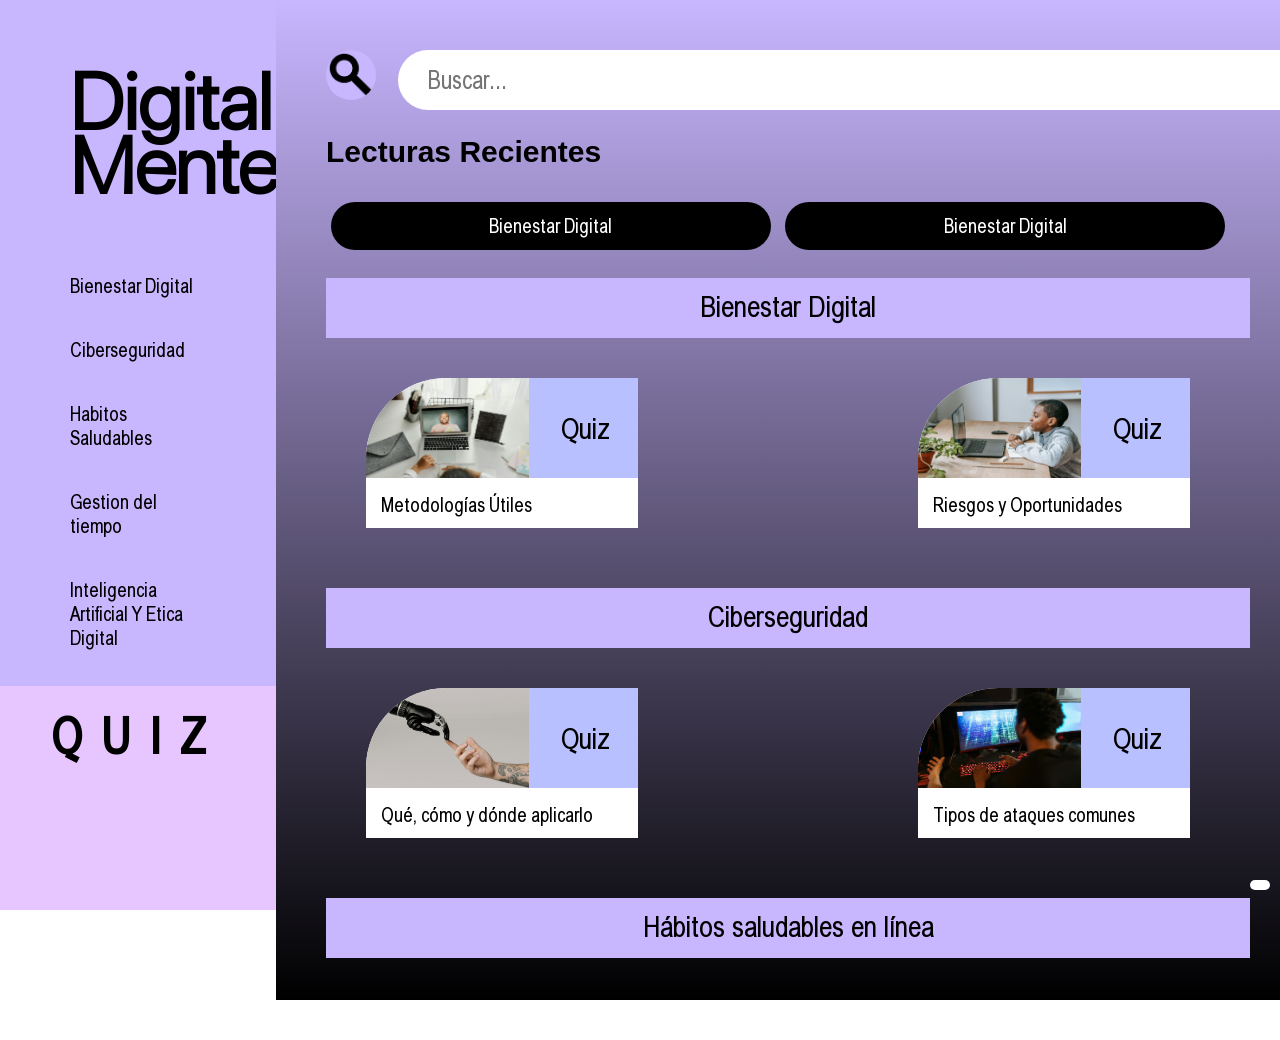
<file: index.html>
<!DOCTYPE html>
<html lang="en">

<head>
  <meta charset="UTF-8">
  <meta name="viewport" content="width=device-width, initial-scale=1.0">
  <link rel="stylesheet" href="css/menu.css">
  <link rel="stylesheet" href="css/ContMenuInicial.css">
  <script src="js/NavMenu.js"></script>
  <title>DigitalMente</title>
</head>

<body>
  <div class="BarraIzq">
    <div class="Titulo">
      <h1><a href="index.html">Digital<br>Mente</a>

      </h1>
    </div>
    <div class="Navegacion">
      <ul>
        <li><a href="Bienestar-Digital.html">Bienestar Digital</a></li>
        <li><a href="Ciberseguridad.html">Ciberseguridad</a></li>
        <li><a href="Habitos-Saludables.html">Habitos Saludables</a></li>
        <li><a href="Gestion-del-Tiempo.html">Gestion del tiempo</a></li>
        <li><a href="Inteligencia-Artificial-y-Etica-Digital.html">Inteligencia Artificial Y Etica Digital</a></li>

      </ul>
    </div>

    <div class="QuizBotton">
      <a href="#" onclick="quizAleatorio()">
        <h2>QUIZ</h2>
      </a>

    </div>

  </div>


  <div class="Cuerpo">
    <!-- barra de busqueda y botones -->
    <div class="BarraBusqueda">
      <img src="images/lupa.png" alt="" id="iconoBuscar" style="cursor:pointer;">
      <div class="vacio"></div>
      <div class="buscar">
        <input type="text" placeholder="Buscar..." id="inputBuscar">
      </div>
    </div>
    <div id="google_translate_element"></div>
    <script type="text/javascript">
      function googleTranslateElementInit() {
        new google.translate.TranslateElement(
          { pageLanguage: 'es', includedLanguages: 'en,es' },
          'google_translate_element'
        );
      }
    </script>
    <script src="//translate.google.com/translate_a/element.js?cb=googleTranslateElementInit"></script>
    <h2>Lecturas Recientes</h2>
    <div class="BotRecientes">
      <li><a href="Bienestar-Digital.html">Bienestar Digital</a></li>
      <li><a href="Bienestar-Digital.html">Bienestar Digital</a></li>
    </div>

    <!-- Banners y contenido de la pagina -->
    <!-- 1 -->
    <div class="contenido">
      <div class="TituloCont">
        <!-- Bienestar-Digital -->
        <a href="Bienestar-Digital.html">
          <p>Bienestar Digital</p>
        </a>

      </div>
      <div class="cajas">
        <div class="CajaIzq">

          <div class="BotonesIzq">
            <a href="Bienestar-Digital.html">
              <img src="images/pexels-august-de-richelieu-4261785.jpg" alt="">
            </a href="Bienestar-Digital.html">

            <a href="Bienestar-Digital.html#Quizz">
              <button>Quiz</button>
            </a>

          </div>
          <a href="Bienestar-Digital.html">
            <p>Metodologías Útiles</p>
          </a>

        </div>
        <div class="CajaIzq">

          <div class="BotonesIzq">
            <a href="Bienestar-Digital.html">
              <img src="images/pexels-katerina-holmes-5905700.jpg" alt="">
            </a>
            <a href="Bienestar-Digital.html#Quizz">
              <button>Quiz</button>
            </a>
          </div>
          <a href="Bienestar-Digital.html">
            <p>Riesgos y Oportunidades</p>
          </a>

        </div>

      </div>
    </div>
    <!-- 2 -->
    <div class="contenido">
      <div class="TituloCont">
        <!-- Ciberseguridad -->
        <a href="Ciberseguridad.html">
          <p>Ciberseguridad</p>
        </a>

      </div>
      <div class="cajas">
        <div class="CajaIzq">

          <div class="BotonesIzq">
            <a href="Ciberseguridad.html">
              <img src="images/pexels-cottonbro-6153354.jpg" alt="">
            </a>
            <a href="Ciberseguridad.html#Quizz">
              <button>Quiz</button>
            </a>
          </div>
          <a href="Ciberseguridad.html">
            <p>Qué, cómo y dónde aplicarlo</p>
          </a>

        </div>
        <div class="CajaIzq">

          <div class="BotonesIzq">
            <a href="Ciberseguridad.html">
              <img src="images/pexels-rdne-7915215.jpg" alt="">
            </a>
            <a href="Ciberseguridad.html#Quizz">
              <button>Quiz</button>
            </a>
          </div>
          <a href="Ciberseguridad.html">
            <p>Tipos de ataques comunes</p>
          </a>

        </div>

      </div>
    </div>
    <!-- 3 -->
    <div class="contenido">
      <div class="TituloCont">
        <!-- Hábitos saludables en línea -->
        <a href="Habitos-Saludables.html">
          <p>Hábitos saludables en línea</p>
        </a>

      </div>
      <div class="cajas">
        <div class="CajaIzq">

          <div class="BotonesIzq">
            <a href="Habitos-Saludables.html">
              <img src="images/pexels-moe-magners-6669025.jpg" alt="">
            </a>
            <a href="Habitos-Saludables.html#Quizz">
              <button>Quiz</button>
            </a>
          </div>
          <a href="Habitos-Saludables.html">
            <p>Hábitos en primeros semestres</p>
          </a>

        </div>
        <div class="CajaIzq">

          <div class="BotonesIzq">
            <a href="Habitos-Saludables.html">
              <img src="images/pexels-cottonbro-4325466.jpg" alt="">
            </a>
            <a href="Habitos-Saludables.html#Quizz">
              <button>Quiz</button>
            </a>
          </div>
          <a href="Habitos-Saludables.html">
            <p>Hábitos recomendados</p>
          </a>

        </div>

      </div>
    </div>
    <!-- 4 -->
    <div class="contenido">
      <div class="TituloCont">
        <!-- Gestión del tiempo -->
        <a href="Gestion-del-Tiempo.html">
          <p>Gestión del tiempo</p>
        </a>

      </div>
      <div class="cajas">
        <div class="CajaIzq">

          <div class="BotonesIzq">
            <a href="Gestion-del-Tiempo.html">
              <img src="images/pexels-eye4dtail-114738.jpg" alt="">
            </a>
            <a href="Gestion-del-Tiempo.html#Quizz">
              <button>Quiz</button>
            </a>
          </div>
          <a href="Gestion-del-Tiempo.html">
            <p>Mitos y metas</p>
          </a>

        </div>
        <div class="CajaIzq">

          <div class="BotonesIzq">
            <a href="Gestion-del-Tiempo.html">
              <img src="images/pexels-pixabay-164686.jpg" alt="">
            </a>
            <a href="Gestion-del-Tiempo.html#Quizz">
              <button>Quiz</button>
            </a>
          </div>
          <a href="Gestion-del-Tiempo.html">
            <p>Herramientas y cómo decir no con claridad</p>
          </a>

        </div>

      </div>
    </div>
    <!-- 5 -->
    <div class="contenido">
      <div class="TituloCont">
        <!-- Inteligencia Artificial y Ética Digital -->
        <a href="Inteligencia-Artificial-y-Etica-Digital.html">
          <p>Inteligencia Artificial y Ética Digital</p>
        </a>

      </div>
      <div class="cajas">
        <div class="CajaIzq">

          <div class="BotonesIzq">
            <a href="Inteligencia-Artificial-y-Etica-Digital.html">
              <img src="images/pexels-sanketgraphy-16461434.jpg" alt="">
            </a>
            <a href="Inteligencia-Artificial-y-Etica-Digital.html#Quizz">
              <button>Quiz</button>
            </a>
          </div>
          <a href="Inteligencia-Artificial-y-Etica-Digital.html">
            <p>IA y su impacto en la universidad</p>
          </a>

        </div>
        <div class="CajaIzq">

          <div class="BotonesIzq">
            <a href="Inteligencia-Artificial-y-Etica-Digital.html">
              <img src="images/pexels-googledeepmind-18069696.jpg" alt="">
            </a>
            <a href="Inteligencia-Artificial-y-Etica-Digital.html#Quizz">
              <button>Quiz</button>
            </a>
          </div>
          <a href="Inteligencia-Artificial-y-Etica-Digital.html">
            <p>Uso ético y responsable de la IA</p>
          </a>

        </div>

      </div>
    </div>
</body>

</html>
</file>
<file: css/menu.css>
/*Fuentes instaladas*/
@font-face {
    font-family: 'SF Pro';
    src: url('../fonts/sf-pro/SFProDisplay-Light.ttf') format('opentype');
}

@font-face {
    font-family: 'Babel Sans';
    src: url('../fonts/babel-sans/BabelSans.ttf') format('opentype');
}

body {
    display: flex;
    margin: 0;
    padding: 0;
    padding-bottom: 40px;
    overflow: hidden;
}

a {
    text-decoration: none;
    color: inherit;
}

.Titulo h1 {
    font-family: 'SF Pro', helvetica;
    font-size: 80px;
    line-height: 0.8;
    margin: 0;
    padding: 60px 60px 40px 60px;
    text-align: center;
}

.Navegacion ul {
    list-style-type: none;
    list-style-position: inside;
    padding: 0;
}

.BarraIzq li {
    justify-content: center;
    align-items: left;
    font-family: 'Babel Sans', helvetica;
    font-size: 20px;
    padding: 20px 60px 20px 60px;
    transition: 0.2s;
}

.BarraIzq {
    background-color: #C8B6FF;
    display: flex;
    flex-direction: column;
    height: 100vh;
    width: 20%;
    padding: 10px 10px 0px 10px;
}

.BarraIzq a {
    display: block;
    color: rgb(0, 0, 0);
    text-decoration: none;
    text-align: left;
}

.BarraIzq li:hover {
    background: #FFD6FF;
}

.QuizBotton {
    background-color: #E7C6FF;
    height: 100%;
    width: 43vh;
    align-self: center;
}

.QuizBotton h2 {
    font-family: 'Babel Sans', helvetica;
    font-size: 50px;
    text-align: center;
    justify-content: center;
    letter-spacing: 20px;
}

.QuizBotton a {
    display: block;
    width: 100%;
    height: 100%;
    text-decoration: none;
    color: inherit;
    text-align: right;
}

#google_translate_element {
    position: fixed;
    bottom: 10px;
    right: 10px;
    z-index: 9999;
    background: white;
    border-radius: 20px;
    padding: 5px 10px;
}

.buscar input {
    border: none;
    outline: none;
    font-size: 25px;
    font-family: 'Babel Sans', helvetica;
    width: 100%;
    background: transparent;
    padding: 10px 30px;
    height: 40px;
    color: #000;
}

/* Responsive */

/* TABLET */
@media (max-width: 1024px) {
    .BarraIzq {
        width: 30%;
    }

    .Titulo h1 {
        font-size: 50px;
        padding: 30px;
    }

    .BarraIzq li {
        font-size: 16px;
        padding: 15px 20px;
    }

    .QuizBotton {
        width: 100%;
    }

    .QuizBotton h2 {
        font-size: 35px;
    }
}

/* MÓVIL */
@media (max-width: 480px) {
    body {
        flex-direction: column;
        overflow: auto;
    }

    .BarraIzq {
        width: 100%;
        height: auto;
        flex-direction: row;
        flex-wrap: wrap;
        padding: 10px;
    }

    .Titulo h1 {
        font-size: 30px;
        padding: 10px;
    }

    .Navegacion ul {
        display: flex;
        flex-wrap: wrap;
        gap: 5px;
    }

    .BarraIzq li {
        font-size: 12px;
        padding: 8px 10px;
    }

    .QuizBotton {
        width: 100%;
        height: 60px;
    }

    .QuizBotton h2 {
        font-size: 25px;
        letter-spacing: 10px;
    }
}
</file>
<file: css/ContMenuInicial.css>
/*Fuentes instaladas*/
@font-face {
  font-family: 'SF Pro';
  src: url('../fonts/sf-pro/SFProDisplay-Light.ttf') format('opentype');
}

@font-face {
  font-family: 'Babel Sans';
  src: url('../fonts/babel-sans/BabelSans.ttf') format('opentype');
}

@font-face {
  font-family: 'Babel Sans Bold';
  src: url('../fonts/babel-sans/BabelSans-Bold.ttf') format('opentype');
}

.Cuerpo {
    flex: 1;
    background-color: #C8B6FF;
    background-image: linear-gradient(to top, black, #C8B6FF);
    height: calc(100vh - 50px);
    overflow-y: auto;
    margin: 0;
    padding: 50px 50px 100px 50px;
}

h2{
    font-family:'SF Pro Bold', helvetica ;
    font-size: 30px;
    line-height: 0.8;
    margin: 0;
    padding: 30px 0px 10px 0px;
}

.BarraBusqueda{
    display: grid;
    grid-template-columns: auto auto auto;
    padding: 0;
    margin: 0;
    gap: 1px;
}

.BarraBusqueda img{
    margin: 0;
    border-radius: 100%;
    height: 50px;
    width: auto;
    background-color: #C8B6FF;
}

.BarraBusqueda .vacio{
    margin: 0;
    background-color: transparent;
    width: 20px;
}

.BarraBusqueda .buscar{
    margin: 0;
    width: 1000px;
    background-color: white;
    border-radius: 60px;
}

.BarraBusqueda .buscar p {
    align-items: center;
    margin: 0;
    padding: 10px 10px 10px 30px;
    height: 20px;
    font-size: 25px;
    font-family: 'Babel Sans', helvetica;
    color: #0000003f;
}

.BotRecientes{
    display: flex;
    flex-direction: row;
    padding: 20px 0px 0px 0px;
    gap: 5px;
    list-style: none;
    align-items: center;
    justify-content: space-around;
}

.BotRecientes ul{
    list-style-type: none;
    list-style-position: inside;
    padding: 0;
}

.BotRecientes li{
    font-family: 'Babel Sans', helvetica;
    font-size: 20px;
    background: black;
    color: white;
    padding: 12px 20px;
    margin: 8px 0;
    border-radius: 50px;
    cursor: pointer;
    text-align: center;
    transition: 0.2s;
    width: 400px;
}

.BotRecientes li:hover{
    background: #FFD6FF;
}

.contenido{
    display: flex;
    flex-direction: column;
    margin: 20px 0px 20px 0px;
}

.cajas{
    display: flex;
    flex-direction: row;
    align-items: center;
    justify-content: center;
    gap: 200px;
}

.contenido .TituloCont{
    height: 40px;
    width: 100%;
    background-color: #C8B6FF;
    padding: 10px;
    display: flex;
    align-items: center;
    justify-content: center;
}

.TituloCont p{
    margin: 0;
    font-family:'Babel Sans', helvetica;
    font-size: 30px;
    text-align: center;
}

a{
    display: block;
    width: 100%;
    height: 100%;
    text-decoration: none;
    color: inherit;
}

.CajaIzq{
    display: flex;
    flex-direction: column;
    margin: 40px;
    background-color: rgb(255, 255, 255);
    width: 350px;
    height: 150px;
    border-radius: 80px 0px 0px 0px;
    align-items: stretch;
}

.BotonesIzq a{
    display: contents;
}

.CajaIzq .BotonesIzq{
    display: flex;
    margin: 0;
    padding: 0;
    flex-direction: row;
    width: 100%;
    height: 100px;
}

.CajaIzq .BotonesIzq img {
    padding: 0;
    margin: 0;
    width: 60%;
    height: 100%;
    border-radius: 80px 0px 0px 0px;
    background-color: #FFD6FF;
}

.BotonesIzq button{
    background-color: #B8C0FF;
    border: none;
    color: rgb(0, 0, 0);
    padding: 15px 32px;
    width: 40%;
    height: 100%;
    text-align: center;
    text-decoration: none;
    display: inline-block;
    font-family:'Babel Sans', helvetica;
    font-size: 30px;
    cursor: pointer;
}

.CajaIzq p{
    padding: 15px;
    margin: 0;
    font-family:'Babel Sans', helvetica;
    font-size: 20px;
    align-self: center;
}

#google_translate_element {
    position: fixed;
    bottom: 10px;
    right: 10px;
    z-index: 9999;
    background: white;
    border-radius: 20px;
    padding: 5px 10px;
}

/* Responsive */

/* TABLET */
@media (max-width: 1024px) {
    .cajas {
        gap: 50px;
    }

    .CajaIzq {
        width: 280px;
        margin: 20px;
    }

    .BotRecientes li {
        width: 250px;
        font-size: 16px;
    }

    .buscar {
        width: auto !important;
        flex: 1;
    }
}

/* MÓVIL */
@media (max-width: 480px) {
    .Cuerpo {
        padding: 20px;
        height: auto;
    }

    .BarraBusqueda {
        grid-template-columns: auto 10px 1fr;
    }

    .buscar {
        width: auto !important;
    }

    .BotRecientes {
        flex-direction: column;
        align-items: center;
    }

    .BotRecientes li {
        width: 90%;
    }

    .cajas {
        flex-direction: column;
        gap: 20px;
        align-items: center;
    }

    .CajaIzq {
        width: 90%;
        margin: 10px 0;
    }

    .contenido {
        margin: 10px 0;
    }

    .TituloCont {
        height: auto;
        padding: 15px;
    }
}


#barraProg {
    position: fixed;
    top: 0;
    left: 0;
    height: 4px;
    width: 0%;
    background: #FFD6FF;
    z-index: 9999;
    transition: width 0.2s ease;
}

/* Animacion scroll */
.aparece {
    opacity: 0;
    transform: translateY(30px);
    transition: opacity 0.6s ease, transform 0.6s ease;
}

.aparece.visible {
    opacity: 1;
    transform: translateY(0);
}
</file>
